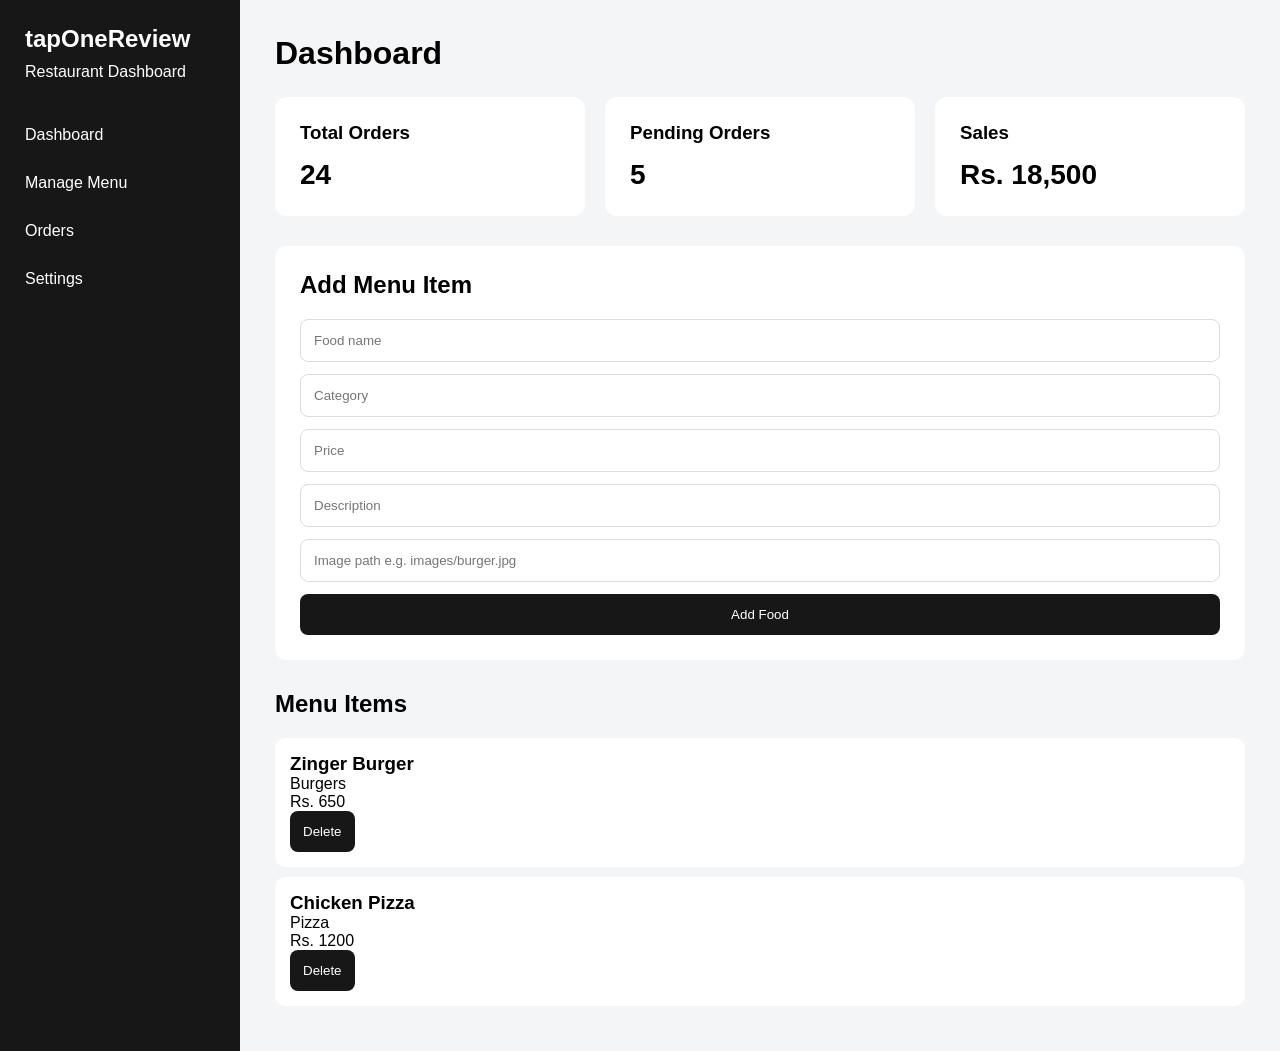
<file: admin.html>
<!DOCTYPE html>
<html lang="en">
<head>
    <meta charset="UTF-8">
    <meta name="viewport" content="width=device-width, initial-scale=1.0">
    <title>Restaurant Admin</title>
    <link rel="stylesheet" href="admin.css">
</head>

<body>

<div class="dashboard">

    <aside class="sidebar">
        <h2>tapOneReview</h2>

        <p>Restaurant Dashboard</p>

        <nav>
            <a href="#">Dashboard</a>
            <a href="#">Manage Menu</a>
            <a href="#">Orders</a>
            <a href="#">Settings</a>
        </nav>
    </aside>

    <main class="main">

        <h1>Dashboard</h1>

        <div class="stats">

            <div class="stat-card">
                <h3>Total Orders</h3>
                <p>24</p>
            </div>

            <div class="stat-card">
                <h3>Pending Orders</h3>
                <p>5</p>
            </div>

            <div class="stat-card">
                <h3>Sales</h3>
                <p>Rs. 18,500</p>
            </div>

        </div>

        <section class="add-food">

            <h2>Add Menu Item</h2>

            <form id="food-form">

                <input
                    type="text"
                    id="food-name"
                    placeholder="Food name"
                    required>

                <input
                    type="text"
                    id="food-category"
                    placeholder="Category"
                    required>

                <input
                    type="number"
                    id="food-price"
                    placeholder="Price"
                    required>

                <input
                    type="text"
                    id="food-description"
                    placeholder="Description">

                <input
                    type="text"
                    id="food-image"
                    placeholder="Image path e.g. images/burger.jpg">

                <button type="submit">Add Food</button>

            </form>

        </section>

        <section>
            <h2>Menu Items</h2>
            <div id="admin-menu"></div>
        </section>

    </main>

</div>

<script src="admin.js"></script>

</body>
</html>
</file>
<file: admin.css>
* {
    box-sizing: border-box;
    margin: 0;
    padding: 0;
}

body {
    font-family: Arial, sans-serif;
    background: #f4f5f7;
}

.dashboard {
    display: flex;
    min-height: 100vh;
}

.sidebar {
    width: 240px;
    background: #171717;
    color: white;
    padding: 25px;
}

.sidebar h2 {
    margin-bottom: 10px;
}

.sidebar nav {
    margin-top: 30px;
}

.sidebar nav a {
    display: block;
    color: white;
    text-decoration: none;
    padding: 15px 0;
}

.main {
    flex: 1;
    padding: 35px;
}

.main h1 {
    margin-bottom: 25px;
}

.stats {
    display: grid;
    grid-template-columns: repeat(3, 1fr);
    gap: 20px;
}

.stat-card {
    background: white;
    padding: 25px;
    border-radius: 12px;
}

.stat-card p {
    font-size: 28px;
    margin-top: 15px;
    font-weight: bold;
}

.add-food {
    background: white;
    padding: 25px;
    margin: 30px 0;
    border-radius: 12px;
}

form {
    display: grid;
    gap: 12px;
    margin-top: 20px;
}

input {
    padding: 13px;
    border: 1px solid #ddd;
    border-radius: 8px;
}

button {
    background: #171717;
    color: white;
    padding: 13px;
    border: none;
    border-radius: 8px;
    cursor: pointer;
}

#admin-menu {
    margin-top: 20px;
}

.admin-item {
    background: white;
    padding: 15px;
    margin-bottom: 10px;
    border-radius: 10px;
}

@media(max-width: 700px) {
    .dashboard {
        flex-direction: column;
    }

    .sidebar {
        width: 100%;
    }

    .stats {
        grid-template-columns: 1fr;
    }

    .main {
        padding: 20px;
    }
}
</file>
